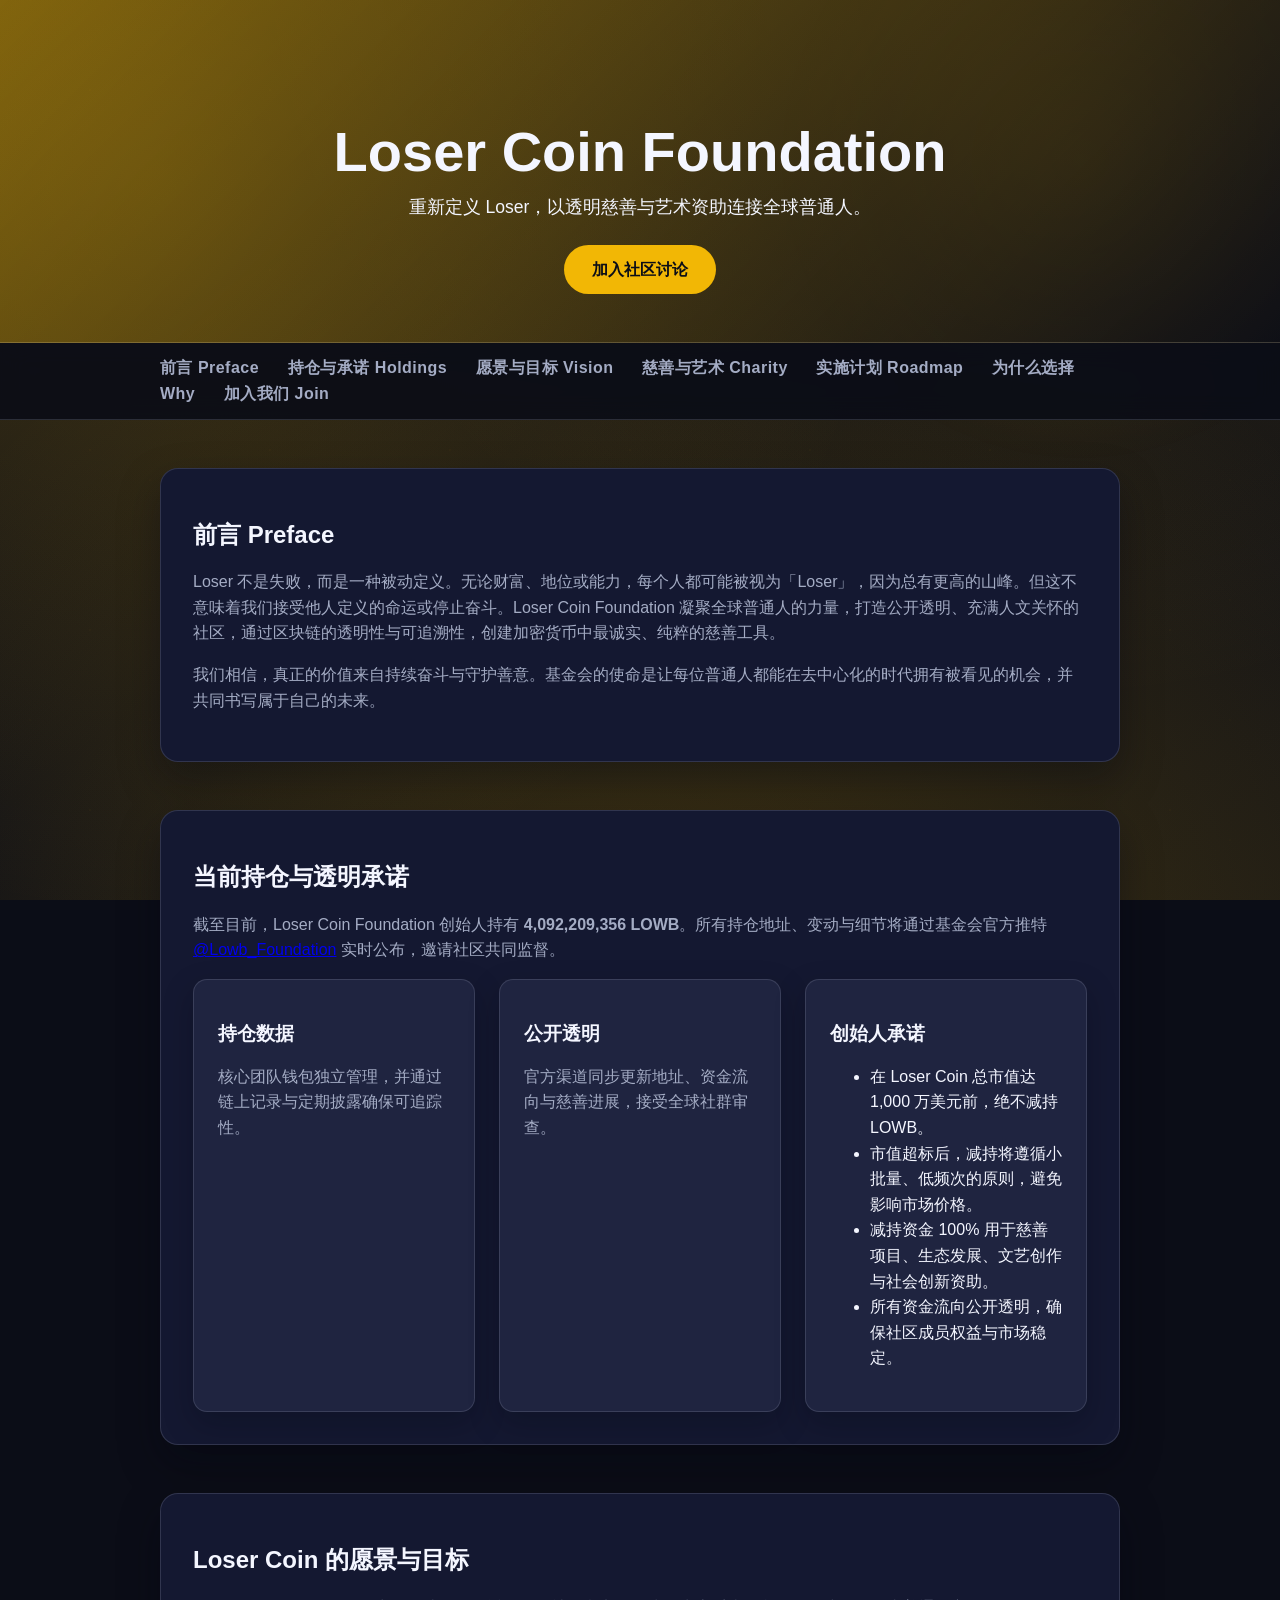
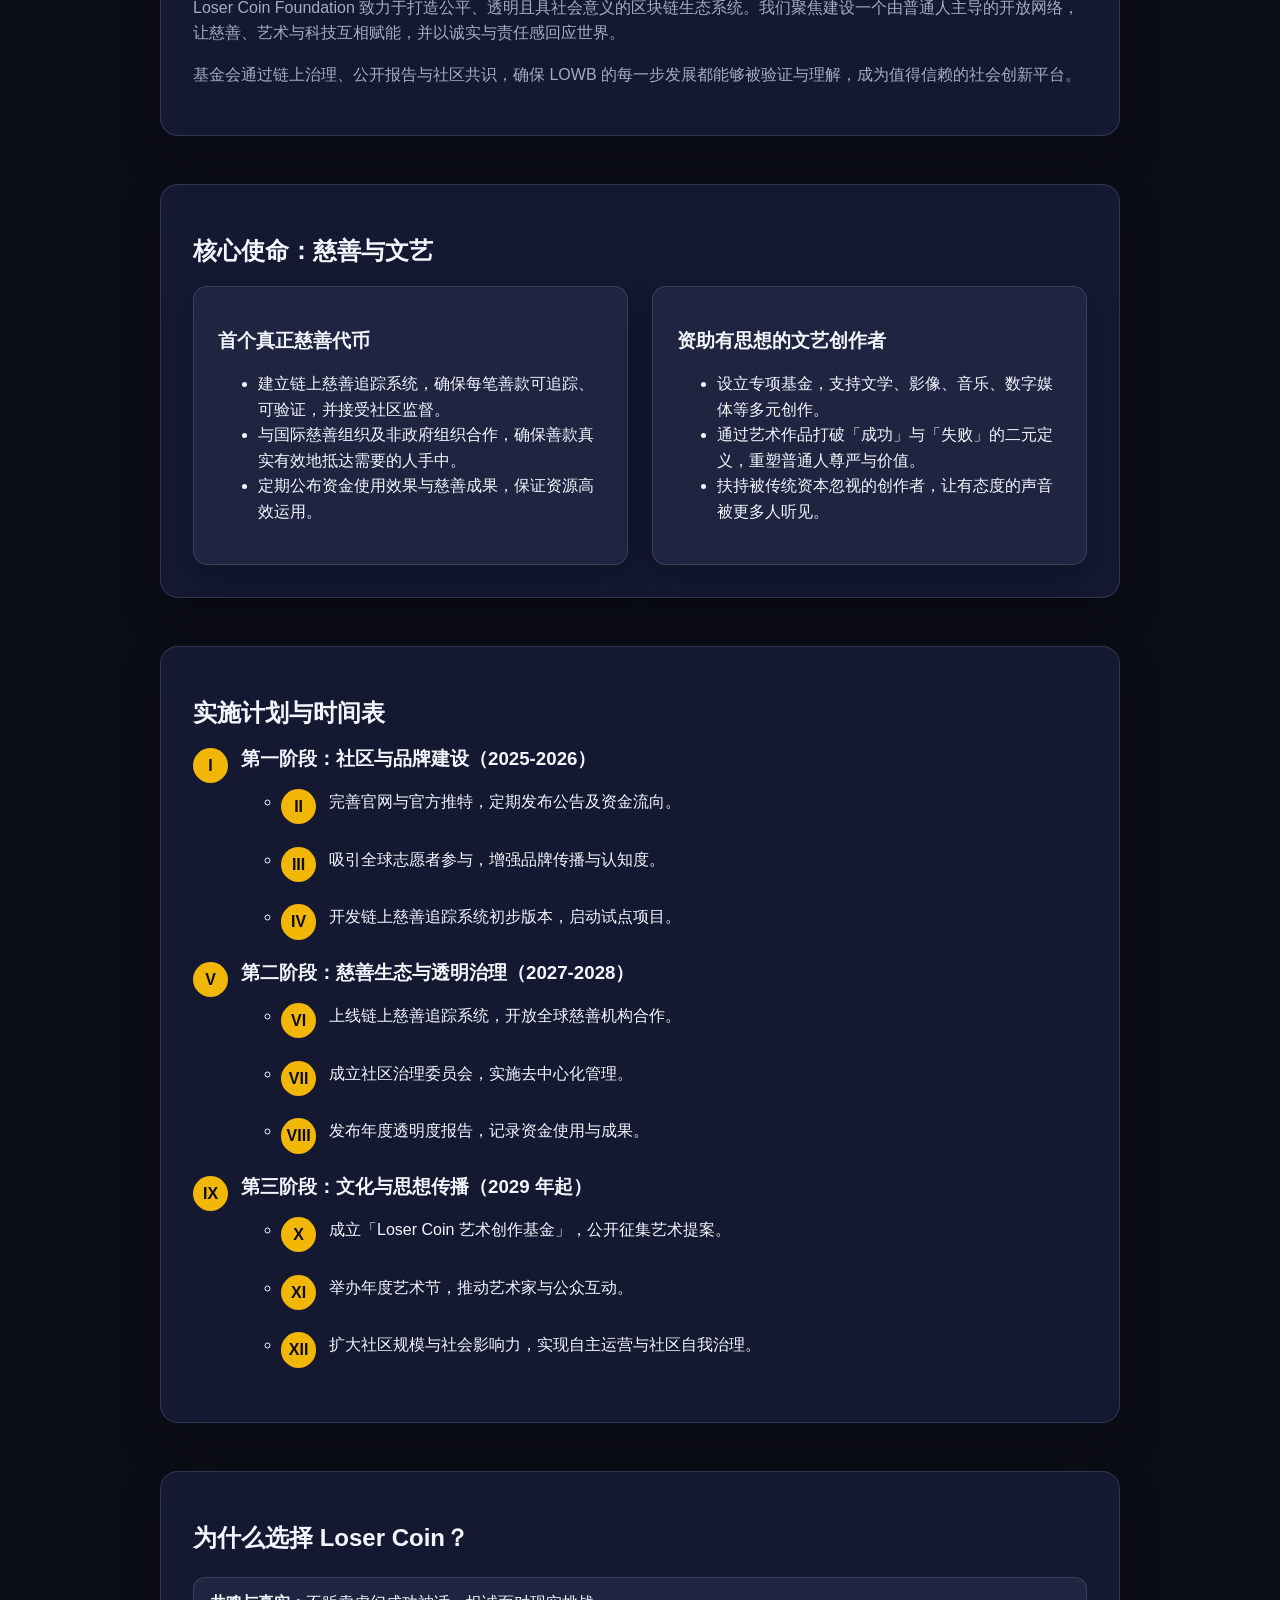
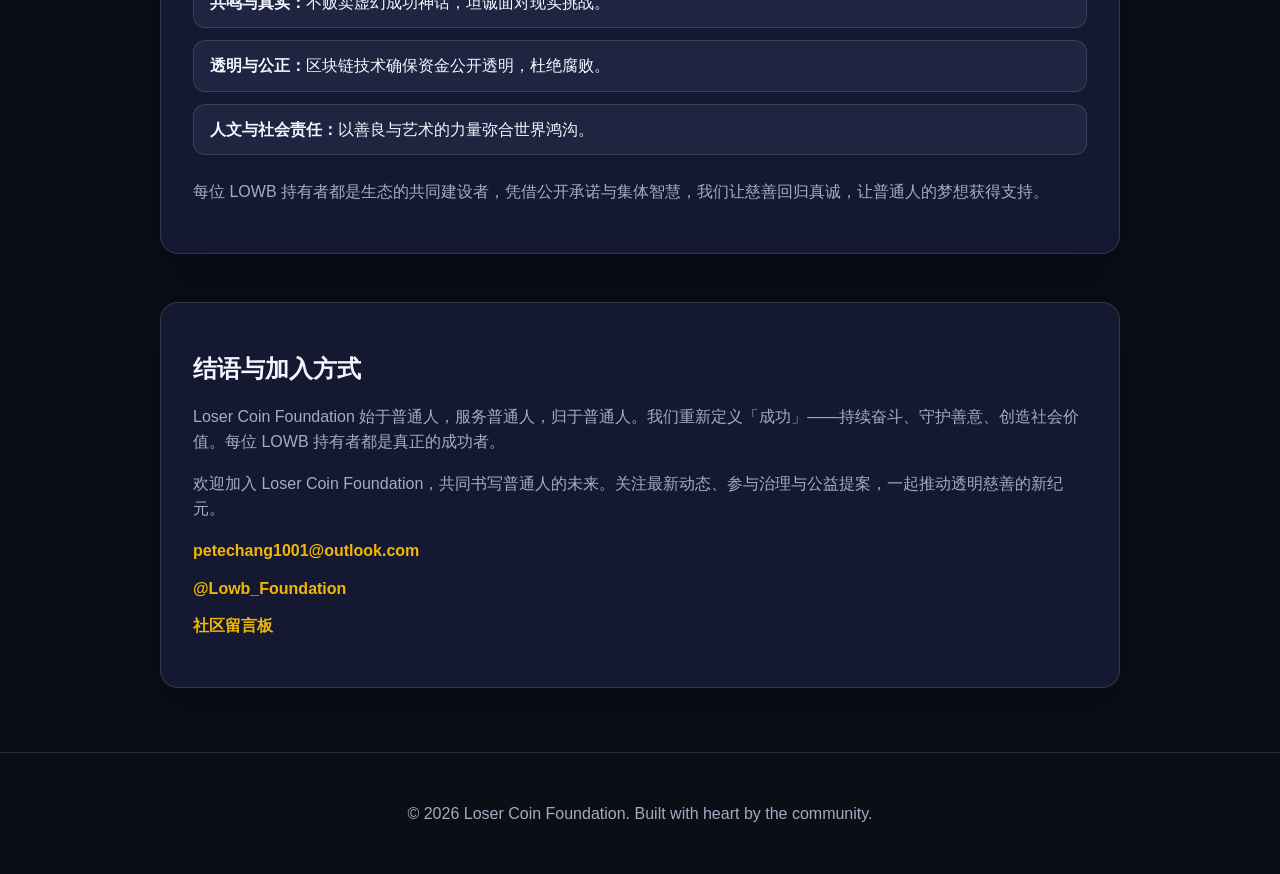
<file: index.html>
<!DOCTYPE html>
<html lang="zh-Hans">
<head>
  <meta charset="UTF-8">
  <meta name="viewport" content="width=device-width, initial-scale=1.0">
  <title>Loser Coin Foundation | 白皮书</title>
  <link rel="stylesheet" href="styles.css">
</head>
<body>
  <header class="hero">
    <div class="container">
      <div class="hero-content">
        <h1>Loser Coin Foundation</h1>
        <p class="tagline">重新定义 Loser，以透明慈善与艺术资助连接全球普通人。</p>
        <a class="button" href="message-board.html">加入社区讨论</a>
      </div>
    </div>
  </header>

  <nav class="subnav">
    <div class="container">
      <a href="#preface">前言 Preface</a>
      <a href="#holdings">持仓与承诺 Holdings</a>
      <a href="#vision">愿景与目标 Vision</a>
      <a href="#charity">慈善与艺术 Charity</a>
      <a href="#implementation">实施计划 Roadmap</a>
      <a href="#why">为什么选择 Why</a>
      <a href="#join">加入我们 Join</a>
    </div>
  </nav>

  <main class="container whitepaper">
    <section id="preface">
      <h2>前言 Preface</h2>
      <p>
        Loser 不是失败，而是一种被动定义。无论财富、地位或能力，每个人都可能被视为「Loser」，因为总有更高的山峰。但这不意味着我们接受他人定义的命运或停止奋斗。Loser Coin Foundation 凝聚全球普通人的力量，打造公开透明、充满人文关怀的社区，通过区块链的透明性与可追溯性，创建加密货币中最诚实、纯粹的慈善工具。
      </p>
      <p>
        我们相信，真正的价值来自持续奋斗与守护善意。基金会的使命是让每位普通人都能在去中心化的时代拥有被看见的机会，并共同书写属于自己的未来。
      </p>
    </section>

    <section id="holdings">
      <h2>当前持仓与透明承诺</h2>
      <p>
        截至目前，Loser Coin Foundation 创始人持有 <strong>4,092,209,356 LOWB</strong>。所有持仓地址、变动与细节将通过基金会官方推特
        <a href="https://twitter.com/Lowb_Foundation" target="_blank" rel="noopener">@Lowb_Foundation</a> 实时公布，邀请社区共同监督。
      </p>
      <div class="card-grid">
        <article class="card">
          <h3>持仓数据</h3>
          <p>核心团队钱包独立管理，并通过链上记录与定期披露确保可追踪性。</p>
        </article>
        <article class="card">
          <h3>公开透明</h3>
          <p>官方渠道同步更新地址、资金流向与慈善进展，接受全球社群审查。</p>
        </article>
        <article class="card">
          <h3>创始人承诺</h3>
          <ul>
            <li>在 Loser Coin 总市值达 1,000 万美元前，绝不减持 LOWB。</li>
            <li>市值超标后，减持将遵循小批量、低频次的原则，避免影响市场价格。</li>
            <li>减持资金 100% 用于慈善项目、生态发展、文艺创作与社会创新资助。</li>
            <li>所有资金流向公开透明，确保社区成员权益与市场稳定。</li>
          </ul>
        </article>
      </div>
    </section>

    <section id="vision">
      <h2>Loser Coin 的愿景与目标</h2>
      <p>
        Loser Coin Foundation 致力于打造公平、透明且具社会意义的区块链生态系统。我们聚焦建设一个由普通人主导的开放网络，让慈善、艺术与科技互相赋能，并以诚实与责任感回应世界。
      </p>
      <p>
        基金会通过链上治理、公开报告与社区共识，确保 LOWB 的每一步发展都能够被验证与理解，成为值得信赖的社会创新平台。
      </p>
    </section>

    <section id="charity">
      <h2>核心使命：慈善与文艺</h2>
      <div class="card-grid">
        <article class="card">
          <h3>首个真正慈善代币</h3>
          <ul>
            <li>建立链上慈善追踪系统，确保每笔善款可追踪、可验证，并接受社区监督。</li>
            <li>与国际慈善组织及非政府组织合作，确保善款真实有效地抵达需要的人手中。</li>
            <li>定期公布资金使用效果与慈善成果，保证资源高效运用。</li>
          </ul>
        </article>
        <article class="card">
          <h3>资助有思想的文艺创作者</h3>
          <ul>
            <li>设立专项基金，支持文学、影像、音乐、数字媒体等多元创作。</li>
            <li>通过艺术作品打破「成功」与「失败」的二元定义，重塑普通人尊严与价值。</li>
            <li>扶持被传统资本忽视的创作者，让有态度的声音被更多人听见。</li>
          </ul>
        </article>
      </div>
    </section>

    <section id="implementation">
      <h2>实施计划与时间表</h2>
      <ol class="timeline">
        <li>
          <h3>第一阶段：社区与品牌建设（2025-2026）</h3>
          <ul>
            <li>完善官网与官方推特，定期发布公告及资金流向。</li>
            <li>吸引全球志愿者参与，增强品牌传播与认知度。</li>
            <li>开发链上慈善追踪系统初步版本，启动试点项目。</li>
          </ul>
        </li>
        <li>
          <h3>第二阶段：慈善生态与透明治理（2027-2028）</h3>
          <ul>
            <li>上线链上慈善追踪系统，开放全球慈善机构合作。</li>
            <li>成立社区治理委员会，实施去中心化管理。</li>
            <li>发布年度透明度报告，记录资金使用与成果。</li>
          </ul>
        </li>
        <li>
          <h3>第三阶段：文化与思想传播（2029 年起）</h3>
          <ul>
            <li>成立「Loser Coin 艺术创作基金」，公开征集艺术提案。</li>
            <li>举办年度艺术节，推动艺术家与公众互动。</li>
            <li>扩大社区规模与社会影响力，实现自主运营与社区自我治理。</li>
          </ul>
        </li>
      </ol>
    </section>

    <section id="why">
      <h2>为什么选择 Loser Coin？</h2>
      <ul class="data-list">
        <li><strong>共鸣与真实：</strong>不贩卖虚幻成功神话，坦诚面对现实挑战。</li>
        <li><strong>透明与公正：</strong>区块链技术确保资金公开透明，杜绝腐败。</li>
        <li><strong>人文与社会责任：</strong>以善良与艺术的力量弥合世界鸿沟。</li>
      </ul>
      <p>
        每位 LOWB 持有者都是生态的共同建设者，凭借公开承诺与集体智慧，我们让慈善回归真诚，让普通人的梦想获得支持。
      </p>
    </section>

    <section id="join">
      <h2>结语与加入方式</h2>
      <p>
        Loser Coin Foundation 始于普通人，服务普通人，归于普通人。我们重新定义「成功」——持续奋斗、守护善意、创造社会价值。每位 LOWB 持有者都是真正的成功者。
      </p>
      <p>
        欢迎加入 Loser Coin Foundation，共同书写普通人的未来。关注最新动态、参与治理与公益提案，一起推动透明慈善的新纪元。
      </p>
      <ul class="cta-list">
        <li><a href="mailto:petechang1001@outlook.com">petechang1001@outlook.com</a></li>
        <li><a href="https://twitter.com/Lowb_Foundation" target="_blank" rel="noopener">@Lowb_Foundation</a></li>
        <li><a href="message-board.html">社区留言板</a></li>
      </ul>
    </section>
  </main>

  <footer class="footer">
    <div class="container">
      <p>&copy; <span id="year"></span> Loser Coin Foundation. Built with heart by the community.</p>
    </div>
  </footer>

  <script>
    document.getElementById('year').textContent = new Date().getFullYear();
  </script>
</body>
</html>
</file>
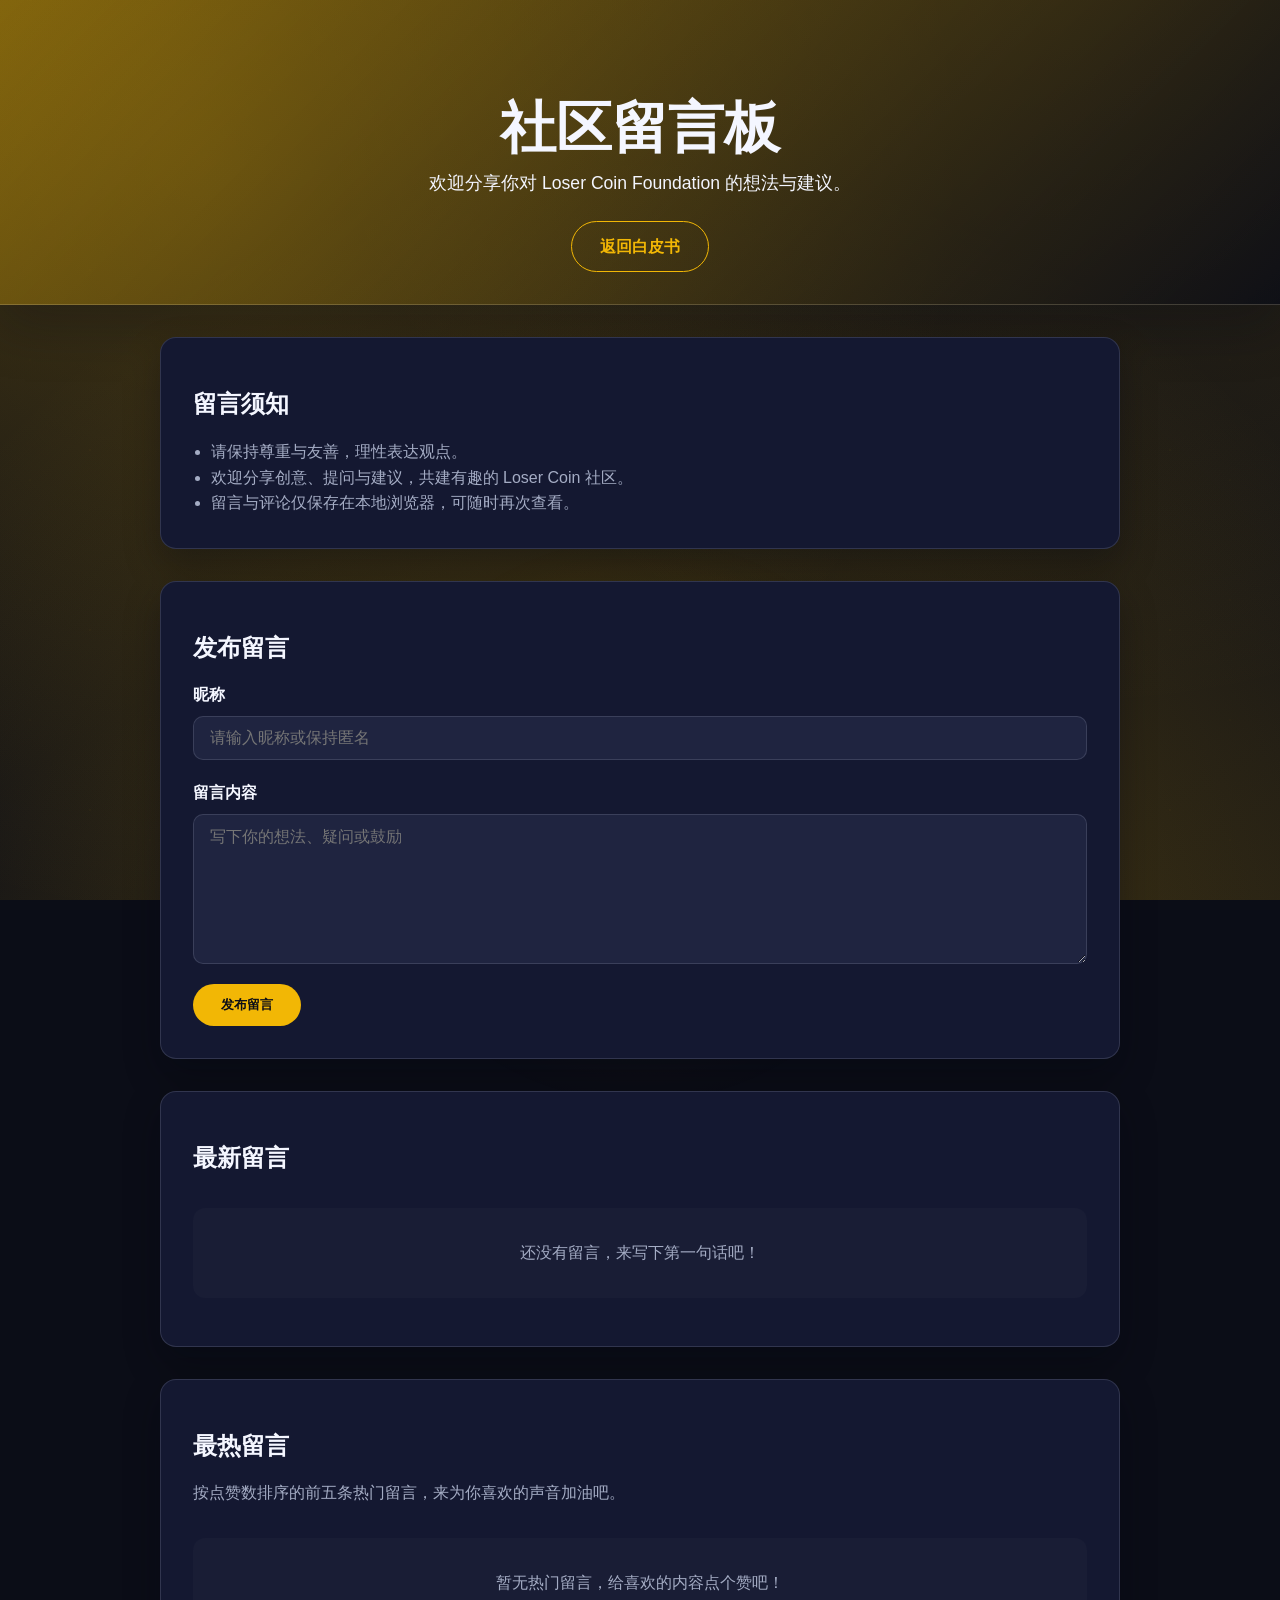
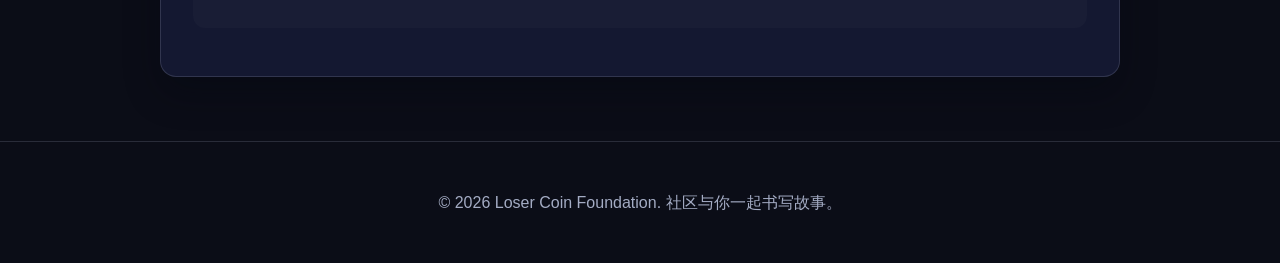
<file: message-board.html>
<!DOCTYPE html>
<html lang="zh-Hans">
<head>
  <meta charset="UTF-8">
  <meta name="viewport" content="width=device-width, initial-scale=1.0">
  <title>Loser Coin Foundation | 社区留言板</title>
  <link rel="stylesheet" href="styles.css">
</head>
<body class="board-page">
  <header class="hero compact">
    <div class="container">
      <div class="hero-content">
        <h1>社区留言板</h1>
        <p class="tagline">欢迎分享你对 Loser Coin Foundation 的想法与建议。</p>
        <a class="button ghost" href="index.html">返回白皮书</a>
      </div>
    </div>
  </header>

  <main class="container board">
    <section class="board-intro">
      <h2>留言须知</h2>
      <ul>
        <li>请保持尊重与友善，理性表达观点。</li>
        <li>欢迎分享创意、提问与建议，共建有趣的 Loser Coin 社区。</li>
        <li>留言与评论仅保存在本地浏览器，可随时再次查看。</li>
      </ul>
    </section>

    <section class="board-form">
      <h2>发布留言</h2>
      <form id="messageForm">
        <div class="form-group">
          <label for="name">昵称</label>
          <input type="text" id="name" name="name" placeholder="请输入昵称或保持匿名">
        </div>
        <div class="form-group">
          <label for="message">留言内容</label>
          <textarea id="message" name="message" rows="4" placeholder="写下你的想法、疑问或鼓励" required></textarea>
        </div>
        <div class="form-actions">
          <button type="submit" class="button">发布留言</button>
        </div>
      </form>
    </section>

    <section class="board-messages latest">
      <h2>最新留言</h2>
      <div id="latestMessages" class="message-list" aria-live="polite"></div>
    </section>

    <section class="board-messages hottest">
      <h2>最热留言</h2>
      <p class="section-description">按点赞数排序的前五条热门留言，来为你喜欢的声音加油吧。</p>
      <div id="topMessages" class="message-list" aria-live="polite"></div>
    </section>
  </main>

  <footer class="footer">
    <div class="container">
      <p>&copy; <span id="year"></span> Loser Coin Foundation. 社区与你一起书写故事。</p>
    </div>
  </footer>

  <script src="message-board.js"></script>
</body>
</html>
</file>
<file: styles.css>
:root {
  --background: #0b0d17;
  --surface: #141831;
  --surface-light: #1f2440;
  --accent: #f2b705;
  --accent-soft: rgba(242, 183, 5, 0.2);
  --text: #f4f6ff;
  --text-muted: #a4acc4;
  --border: rgba(164, 172, 196, 0.2);
  --shadow: rgba(7, 10, 24, 0.3);
  --max-width: 960px;
}

* {
  box-sizing: border-box;
}

body {
  margin: 0;
  font-family: 'Segoe UI', Roboto, sans-serif;
  background-color: var(--background);
  background-image:
    radial-gradient(circle at 12% 20%, rgba(242, 183, 5, 0.18), transparent 55%),
    radial-gradient(circle at 82% -10%, rgba(242, 183, 5, 0.15), transparent 55%),
    radial-gradient(circle at 50% 120%, rgba(242, 183, 5, 0.22), transparent 72%),
    linear-gradient(145deg, rgba(242, 183, 5, 0.08), rgba(11, 13, 23, 0.92) 45%, rgba(242, 183, 5, 0.06));
  background-attachment: fixed;
  color: var(--text);
  line-height: 1.6;
  min-height: 100vh;
  position: relative;
  overflow-x: hidden;
}

body::before {
  content: "";
  position: fixed;
  inset: 0;
  pointer-events: none;
  background-image:
    radial-gradient(circle, rgba(242, 183, 5, 0.09) 1px, transparent 1px),
    radial-gradient(circle, rgba(242, 183, 5, 0.05) 1px, transparent 1px);
  background-size: 180px 180px, 120px 120px;
  background-position: 0 0, 90px 60px;
  opacity: 0.35;
  z-index: -2;
}

body::after {
  content: "";
  position: fixed;
  width: 640px;
  height: 640px;
  top: -160px;
  right: -120px;
  background: radial-gradient(circle, rgba(242, 183, 5, 0.24) 0%, rgba(242, 183, 5, 0.07) 42%, transparent 68%);
  opacity: 0.6;
  z-index: -1;
  pointer-events: none;
  filter: drop-shadow(0 0 45px rgba(242, 183, 5, 0.18));
}

h1, h2, h3 {
  color: var(--text);
  line-height: 1.2;
}

p {
  color: var(--text-muted);
}

.container {
  width: min(90%, var(--max-width));
  margin: 0 auto;
}

.hero {
  padding: 5rem 0 3rem;
  background: linear-gradient(135deg, rgba(242, 183, 5, 0.4), rgba(11, 13, 23, 0.8));
  border-bottom: 1px solid var(--border);
  box-shadow: 0 20px 50px var(--shadow);
}

.hero.compact {
  padding: 3.5rem 0 2rem;
}

.hero-content {
  text-align: center;
}

.hero h1 {
  margin-bottom: 0.5rem;
  font-size: clamp(2.5rem, 5vw, 3.5rem);
}

.tagline {
  margin: 0 auto 1.5rem;
  max-width: 40rem;
  color: var(--text);
  font-size: 1.1rem;
}

.button {
  display: inline-block;
  padding: 0.75rem 1.75rem;
  border-radius: 999px;
  background: var(--accent);
  color: #0b0d17;
  font-weight: 700;
  text-decoration: none;
  transition: transform 0.2s ease, box-shadow 0.2s ease;
  border: none;
  cursor: pointer;
}

.button:hover,
.button:focus {
  transform: translateY(-2px);
  box-shadow: 0 10px 25px rgba(242, 183, 5, 0.45);
}

.button.ghost {
  background: transparent;
  color: var(--accent);
  border: 1px solid var(--accent);
  box-shadow: none;
}

.subnav {
  position: sticky;
  top: 0;
  z-index: 10;
  background: rgba(11, 13, 23, 0.9);
  backdrop-filter: blur(12px);
  padding: 0.75rem 0;
  border-bottom: 1px solid var(--border);
}

.subnav a {
  margin-right: 1.5rem;
  color: var(--text-muted);
  text-decoration: none;
  font-weight: 600;
  letter-spacing: 0.03em;
}

.subnav a:hover,
.subnav a:focus {
  color: var(--accent);
}

.whitepaper section {
  margin: 3rem 0;
  padding: 2rem;
  background: var(--surface);
  border: 1px solid var(--border);
  border-radius: 18px;
  box-shadow: 0 18px 40px rgba(4, 6, 16, 0.35);
}

.card-grid {
  display: grid;
  grid-template-columns: repeat(auto-fit, minmax(220px, 1fr));
  gap: 1.5rem;
}

.card {
  background: var(--surface-light);
  border-radius: 14px;
  padding: 1.5rem;
  border: 1px solid var(--border);
  box-shadow: 0 12px 30px rgba(4, 6, 16, 0.25);
}

.data-list {
  list-style: none;
  padding: 0;
  margin: 1.5rem 0;
}

.data-list li {
  padding: 0.75rem 1rem;
  margin-bottom: 0.75rem;
  background: var(--surface-light);
  border-radius: 12px;
  border: 1px solid var(--border);
}

.timeline {
  counter-reset: phase;
  list-style: none;
  padding: 0;
  margin: 0;
}

.timeline li {
  position: relative;
  padding-left: 3rem;
  margin-bottom: 2rem;
}

.timeline li::before {
  counter-increment: phase;
  content: counter(phase, upper-roman);
  position: absolute;
  left: 0;
  top: 0;
  width: 2.2rem;
  height: 2.2rem;
  display: grid;
  place-items: center;
  background: var(--accent);
  color: #0b0d17;
  border-radius: 999px;
  font-weight: 700;
}

.cta-list {
  list-style: none;
  padding: 0;
}

.cta-list li {
  margin-bottom: 0.75rem;
}

.cta-list a {
  color: var(--accent);
  font-weight: 600;
  text-decoration: none;
}

.cta-list a:hover,
.cta-list a:focus {
  text-decoration: underline;
}

.footer {
  padding: 2rem 0;
  text-align: center;
  color: var(--text-muted);
  border-top: 1px solid var(--border);
  margin-top: 4rem;
}

body.board-page {
  background-image:
    radial-gradient(circle at 16% 18%, rgba(242, 183, 5, 0.2), transparent 58%),
    radial-gradient(circle at 84% -8%, rgba(242, 183, 5, 0.16), transparent 54%),
    radial-gradient(circle at 50% 115%, rgba(242, 183, 5, 0.25), transparent 72%),
    linear-gradient(150deg, rgba(242, 183, 5, 0.08), rgba(11, 13, 23, 0.92) 48%, rgba(242, 183, 5, 0.08));
}

body.board-page::after {
  top: auto;
  bottom: -240px;
  right: auto;
  left: 50%;
  transform: translateX(-50%);
  background: radial-gradient(circle, rgba(242, 183, 5, 0.2) 0%, rgba(242, 183, 5, 0.06) 38%, transparent 65%);
}

.board {
  display: grid;
  gap: 2rem;
  margin-top: 2rem;
}

.board section {
  background: var(--surface);
  border-radius: 16px;
  padding: 2rem;
  border: 1px solid var(--border);
  box-shadow: 0 16px 36px rgba(4, 6, 16, 0.32);
}

.section-description {
  margin-top: 0.5rem;
  color: var(--text-muted);
}

.board-intro ul {
  margin: 1rem 0 0;
  padding-left: 1.1rem;
  color: var(--text-muted);
}

.form-group {
  display: flex;
  flex-direction: column;
  margin-bottom: 1.25rem;
}

label {
  font-weight: 600;
  margin-bottom: 0.5rem;
  color: var(--text);
}

input,
textarea {
  padding: 0.75rem 1rem;
  border-radius: 10px;
  border: 1px solid var(--border);
  background: var(--surface-light);
  color: var(--text);
  font-size: 1rem;
  transition: border 0.2s ease, box-shadow 0.2s ease;
}

input:focus,
textarea:focus {
  outline: none;
  border-color: var(--accent);
  box-shadow: 0 0 0 3px var(--accent-soft);
}

textarea {
  resize: vertical;
  min-height: 150px;
}

.form-actions {
  display: flex;
  flex-wrap: wrap;
  gap: 1rem;
  align-items: center;
}

.message-list {
  display: grid;
  gap: 1rem;
}

.message-card {
  background: var(--surface-light);
  padding: 1.5rem;
  border-radius: 14px;
  border: 1px solid var(--border);
  box-shadow: 0 12px 28px rgba(4, 6, 16, 0.28);
}

.message-actions {
  display: flex;
  flex-wrap: wrap;
  align-items: center;
  gap: 0.75rem;
  margin-top: 1rem;
}

.like-button {
  display: inline-flex;
  align-items: center;
  gap: 0.35rem;
  padding: 0.45rem 1.1rem;
  border-radius: 999px;
  border: 1px solid var(--accent);
  background: rgba(242, 183, 5, 0.14);
  color: var(--accent);
  font-weight: 600;
  cursor: pointer;
  transition: transform 0.2s ease, box-shadow 0.2s ease, background 0.2s ease;
}

.like-button:hover,
.like-button:focus {
  outline: none;
  transform: translateY(-1px);
  box-shadow: 0 10px 22px rgba(242, 183, 5, 0.35);
  background: rgba(242, 183, 5, 0.22);
}

.like-count {
  font-weight: 700;
}

.comment-count {
  color: var(--text-muted);
  font-size: 0.95rem;
}

.comment-section {
  margin-top: 1.5rem;
  border-top: 1px solid var(--border);
  padding-top: 1.25rem;
  display: grid;
  gap: 1rem;
}

.comment-list {
  list-style: none;
  margin: 0;
  padding: 0;
  display: grid;
  gap: 1rem;
}

.comment-item {
  background: rgba(255, 255, 255, 0.03);
  border-radius: 12px;
  padding: 0.75rem 1rem;
  border: 1px solid rgba(164, 172, 196, 0.18);
}

.comment-meta {
  margin: 0 0 0.35rem;
  color: var(--text-muted);
  font-size: 0.85rem;
}

.comment-text {
  margin: 0;
  color: var(--text);
  white-space: pre-wrap;
}

.comment-empty {
  margin: 0;
  color: var(--text-muted);
  font-style: italic;
}

.comment-form {
  display: grid;
  gap: 0.75rem;
}

.comment-form input,
.comment-form textarea {
  width: 100%;
}

.comment-form textarea {
  min-height: 90px;
}

.button.subtle {
  display: inline-flex;
  align-items: center;
  justify-content: center;
  padding: 0.5rem 1.35rem;
  border-radius: 999px;
  background: transparent;
  color: var(--accent);
  border: 1px solid var(--accent);
  font-weight: 600;
  cursor: pointer;
  transition: transform 0.2s ease, box-shadow 0.2s ease, background 0.2s ease;
}

.button.subtle:hover,
.button.subtle:focus {
  outline: none;
  transform: translateY(-1px);
  box-shadow: 0 8px 18px rgba(242, 183, 5, 0.3);
  background: rgba(242, 183, 5, 0.16);
}

.comment-form .button.subtle {
  justify-self: start;
}

.message-header {
  display: flex;
  flex-wrap: wrap;
  justify-content: space-between;
  align-items: center;
  margin-bottom: 0.75rem;
}

.message-header h3 {
  margin: 0;
  font-size: 1.1rem;
}

time {
  color: var(--text-muted);
  font-size: 0.9rem;
}

.empty-state {
  text-align: center;
  color: var(--text-muted);
  padding: 2rem 0;
  background: rgba(255, 255, 255, 0.02);
  border-radius: 12px;
}

@media (max-width: 720px) {
  .subnav {
    overflow-x: auto;
    white-space: nowrap;
  }

  .timeline li {
    padding-left: 2.5rem;
  }

  .message-header {
    flex-direction: column;
    align-items: flex-start;
    gap: 0.5rem;
  }

  .form-actions {
    flex-direction: column;
    align-items: stretch;
  }
}
</file>
